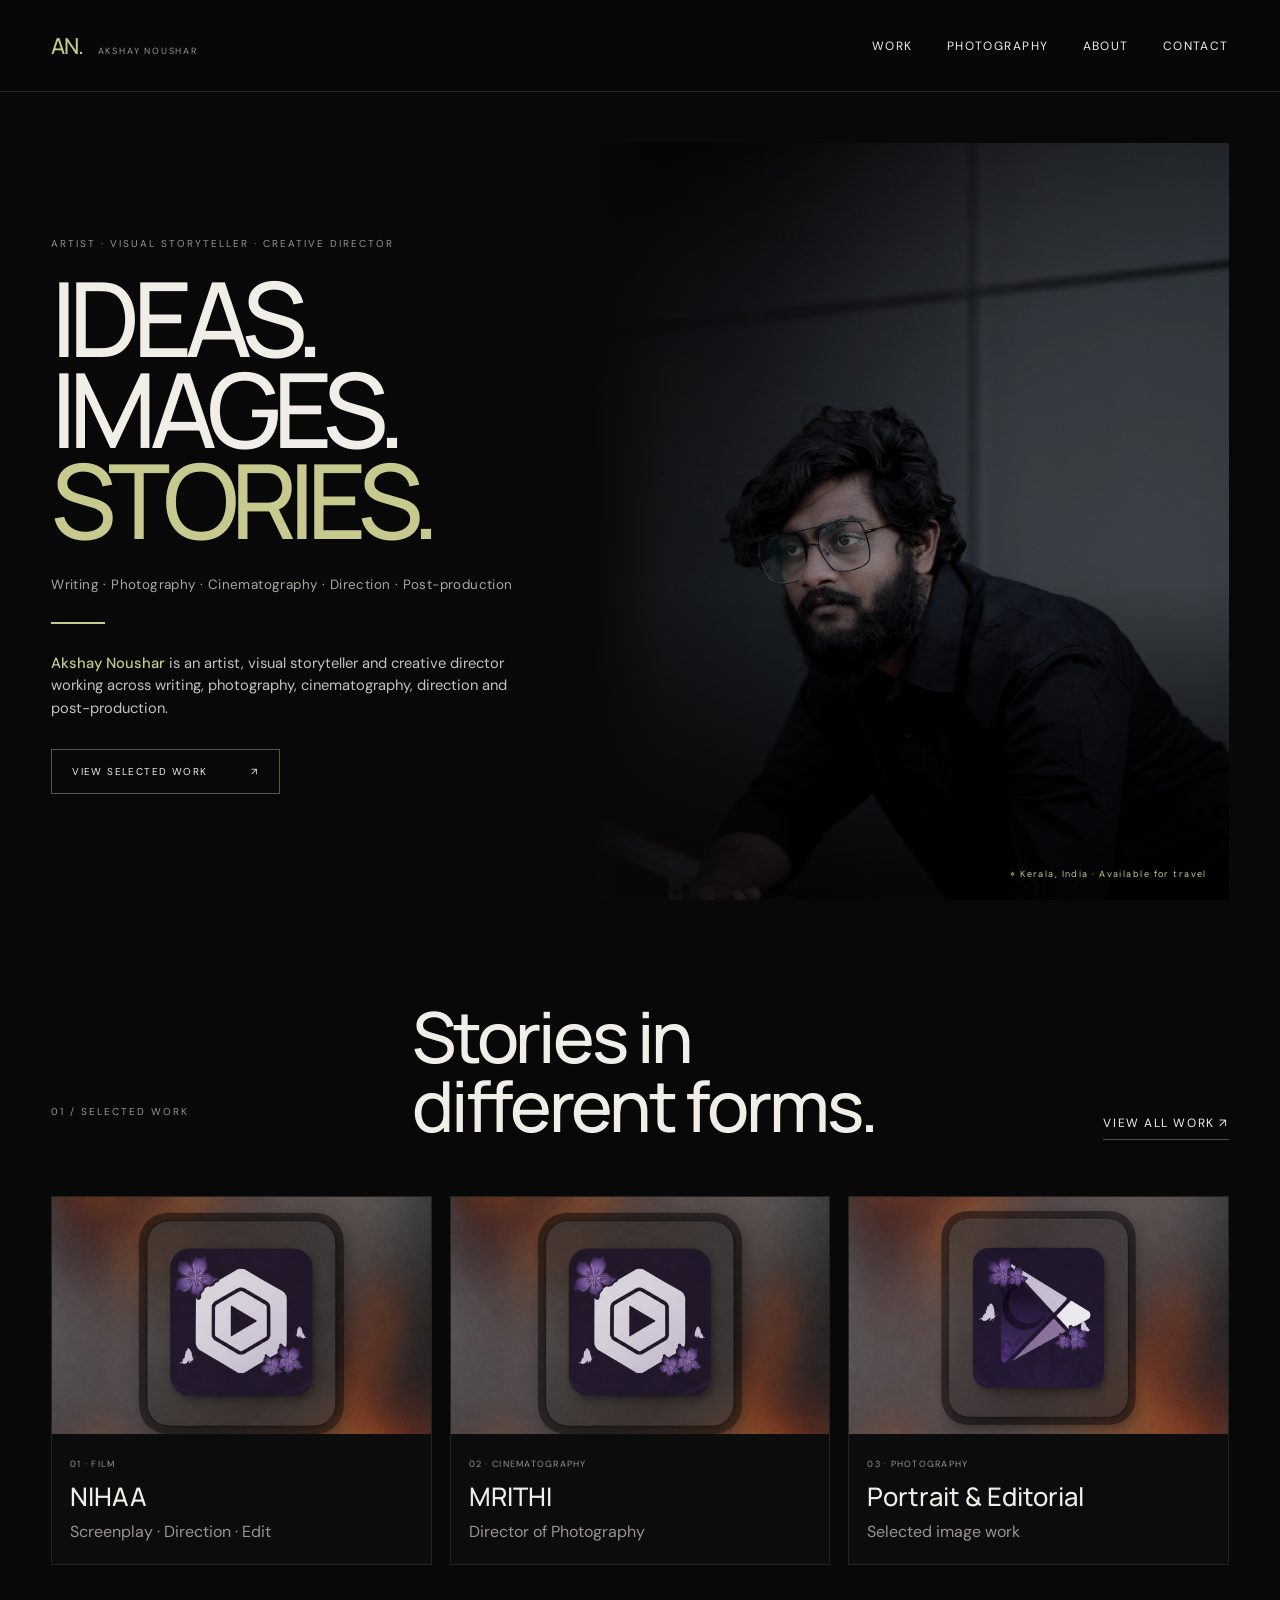
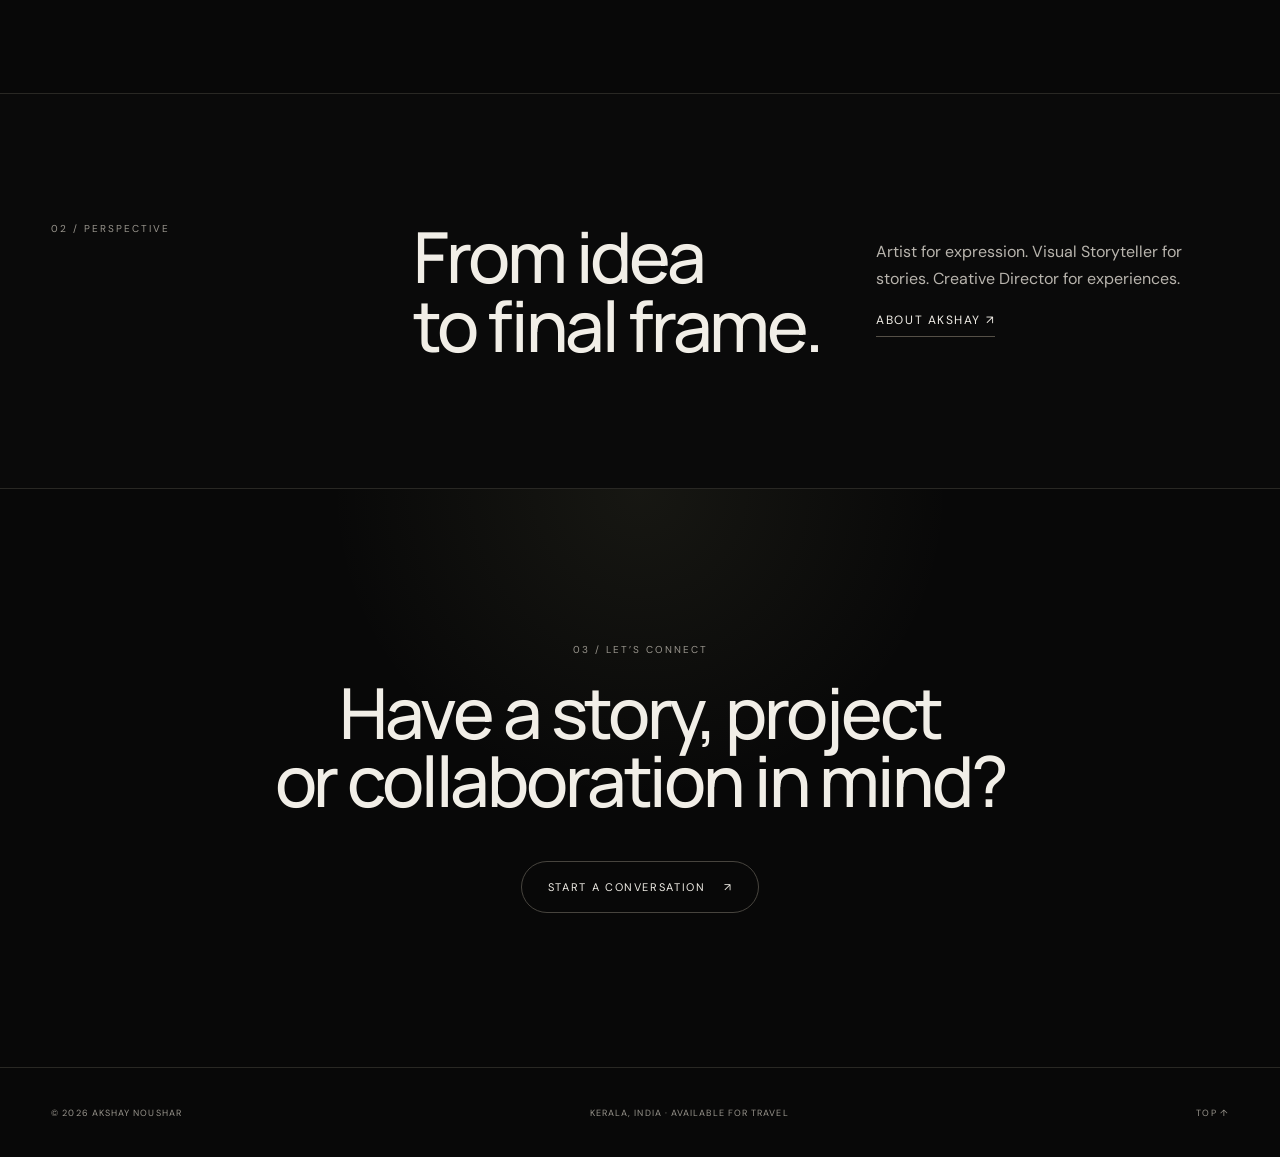
<file: index.html>
<!doctype html>
<html lang="en">
<head>
<meta charset="utf-8"><meta name="viewport" content="width=device-width,initial-scale=1"><meta name="theme-color" content="#080808">
<meta name="description" content="Akshay Noushar — Artist, Visual Storyteller and Creative Director. Selected film, cinematography, photography and creative work.">
<title>Akshay Noushar — Artist · Visual Storyteller · Creative Director</title>
<link rel="preconnect" href="https://fonts.googleapis.com"><link rel="preconnect" href="https://fonts.gstatic.com" crossorigin>
<link href="https://fonts.googleapis.com/css2?family=DM+Sans:wght@400;500;600&family=Manrope:wght@400;500;600&display=swap" rel="stylesheet">
<link rel="stylesheet" href="styles.css">
</head>
<body><div id="top"></div>
<header class="site-header"><a class="brand" href="index.html"><strong>AN.</strong><span>AKSHAY NOUSHAR</span></a><button class="menu-toggle" type="button" aria-label="Toggle navigation" aria-expanded="false">MENU</button><nav><a href="work/">Work</a><a href="photography/">Photography</a><a href="about/">About</a><a href="contact/">Contact</a></nav></header>
<main>
<section class="home-hero v2-hero">
<div class="hero-copy"><p class="kicker">Artist · Visual Storyteller · Creative Director</p><h1>IDEAS.<br>IMAGES.<br><span>STORIES.</span></h1><p class="hero-disciplines">Writing · Photography · Cinematography · Direction · Post-production</p><div class="hero-rule"></div><p class="hero-note"><strong>Akshay Noushar</strong> is an artist, visual storyteller and creative director working across writing, photography, cinematography, direction and post-production.</p><a class="outline-link" href="work/">View selected work <span>↗</span></a></div>
<figure class="hero-portrait"><img src="assets/akshay-hero.jpg" alt="Akshay Noushar portrait"><figcaption>⌖ Kerala, India · Available for travel</figcaption></figure>
</section>
<section class="selected compact-selected"><div class="section-intro"><p class="kicker">01 / Selected work</p><h2>Stories in<br>different forms.</h2><a class="text-link" href="work/">View all work ↗</a></div><div class="feature-grid three-up">
<a class="feature-card" href="https://youtu.be/g0v5l4ZB77M?si=HscOxM4LZ2izYEeh" target="_blank" rel="noopener"><img src="assets/previews/video-preview.jpg" alt="NIHAA film preview"><div><small>01 · FILM</small><h3>NIHAA</h3><p>Screenplay · Direction · Edit</p></div></a>
<a class="feature-card" href="https://youtu.be/LezGsm8gtJg?si=2vTfjHNnw-GvlhfK" target="_blank" rel="noopener"><img src="assets/previews/video-preview.jpg" alt="MRITHI cinematography preview"><div><small>02 · CINEMATOGRAPHY</small><h3>MRITHI</h3><p>Director of Photography</p></div></a>
<a class="feature-card" href="photography/"><img src="assets/previews/gallery-preview.jpg" alt="Portrait and editorial photography preview"><div><small>03 · PHOTOGRAPHY</small><h3>Portrait & Editorial</h3><p>Selected image work</p></div></a>
</div></section>
<section class="home-about"><p class="kicker">02 / Perspective</p><div><h2>From idea<br>to final frame.</h2><div><p>Artist for expression. Visual Storyteller for stories. Creative Director for experiences.</p><a class="text-link" href="about/">About Akshay ↗</a></div></div></section>
<section class="connect-band"><p class="kicker">03 / Let’s connect</p><h2>Have a story, project<br>or collaboration in mind?</h2><a class="connect-link" href="contact/">START A CONVERSATION <span>↗</span></a></section>
</main>
<footer class="site-footer"><span>© <span id="year"></span> Akshay Noushar</span><span>Kerala, India · Available for travel</span><a href="#top">TOP ↑</a></footer><script src="script.js"></script></body></html>
</file>
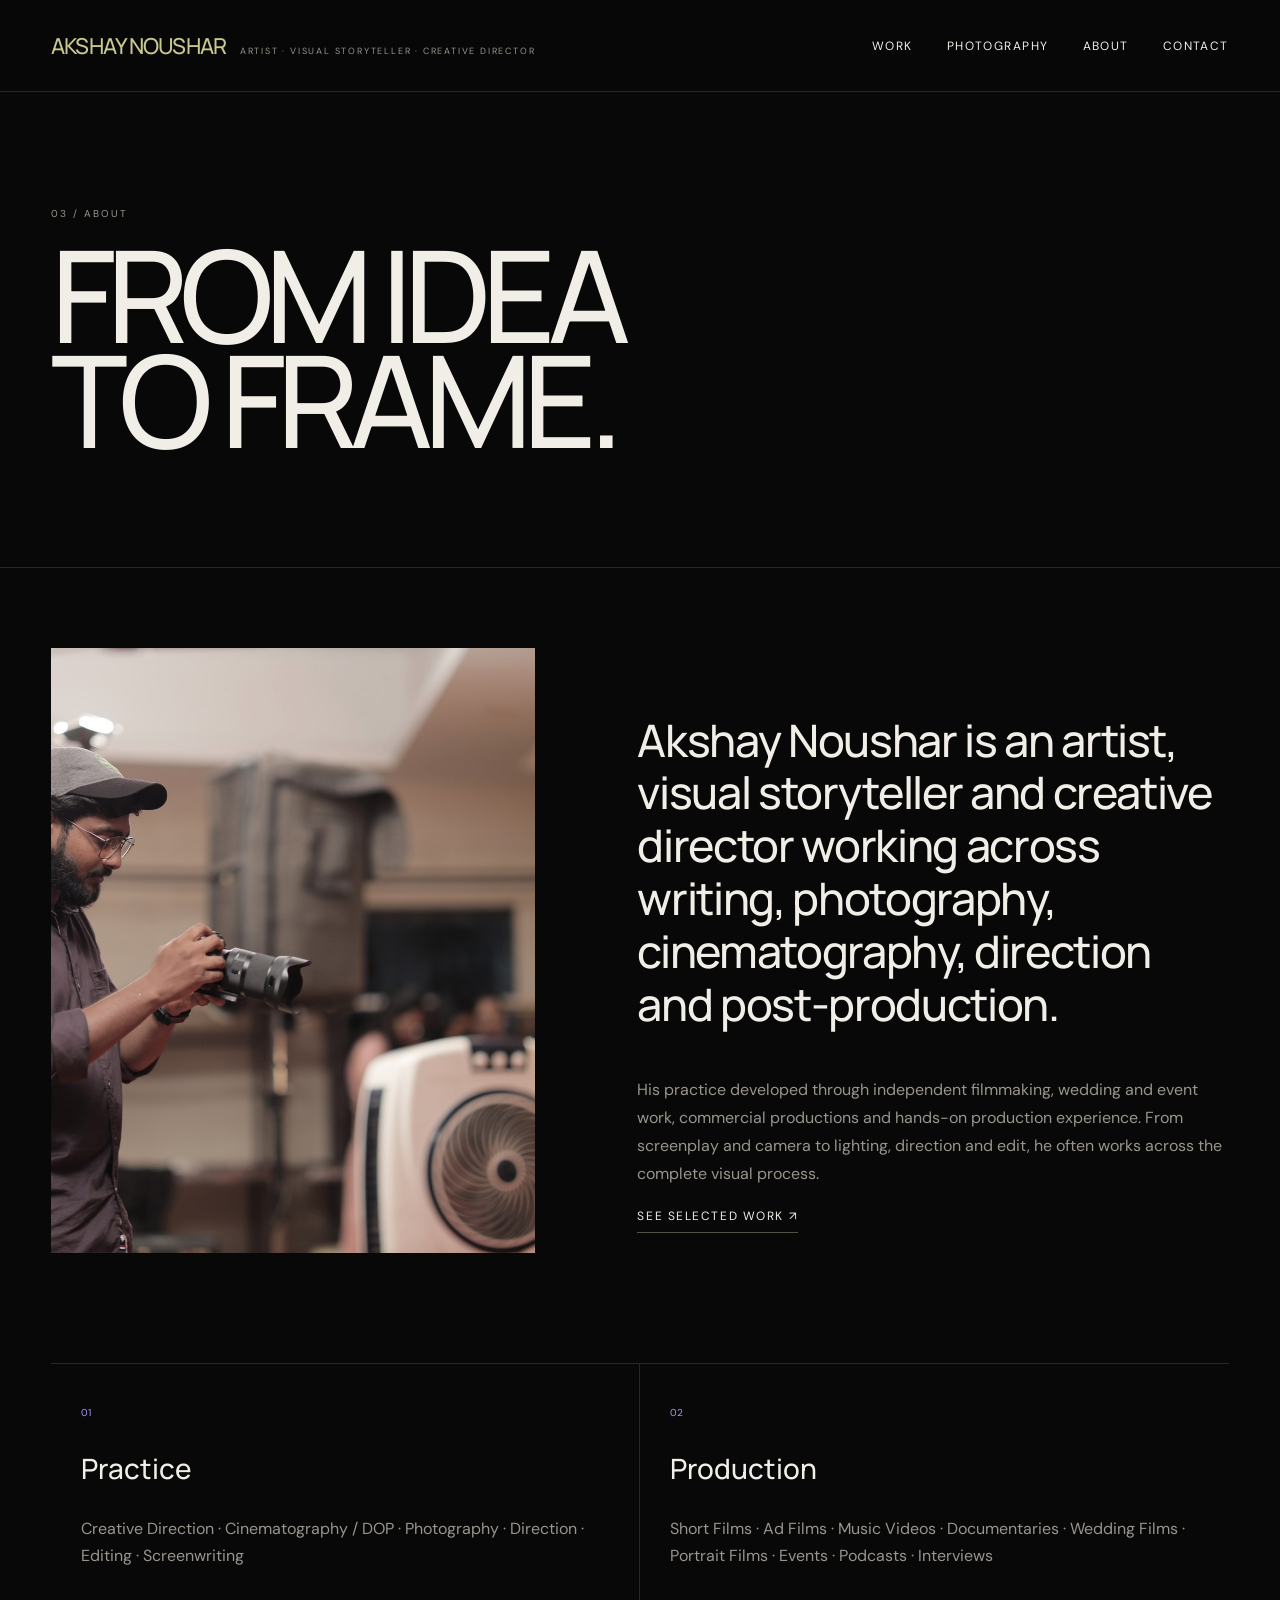
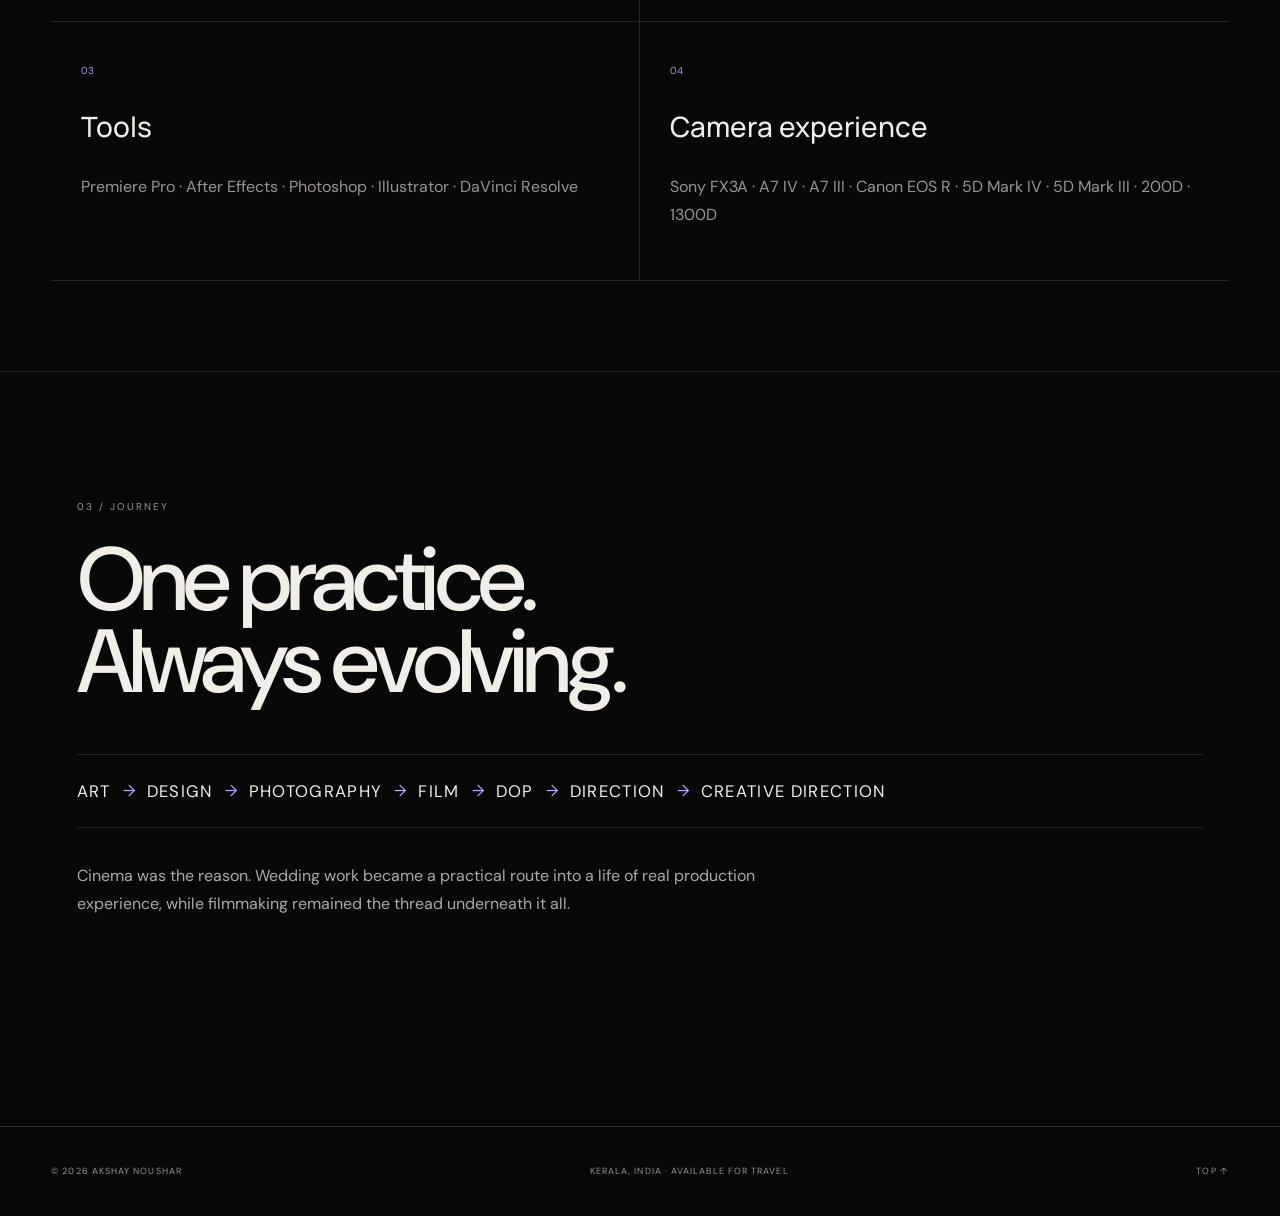
<file: about/index.html>
<!doctype html>
<html lang="en">
<head>
<meta charset="utf-8">
<meta name="viewport" content="width=device-width,initial-scale=1">
<meta name="theme-color" content="#080808">
<meta name="description" content="Akshay Noushar — Artist, Visual Storyteller and Creative Director. Selected film, cinematography, photography and creative work.">
<title>About — Akshay Noushar</title>
<link rel="preconnect" href="https://fonts.googleapis.com">
<link rel="preconnect" href="https://fonts.gstatic.com" crossorigin>
<link href="https://fonts.googleapis.com/css2?family=DM+Sans:wght@400;500;600&family=Manrope:wght@400;500;600&display=swap" rel="stylesheet">
<link rel="stylesheet" href="../styles.css">
</head><body><div id='top'></div><header class="site-header">
<a class="brand" href="../index.html"><strong>AKSHAY NOUSHAR</strong><span>ARTIST · VISUAL STORYTELLER · CREATIVE DIRECTOR</span></a>
<button class="menu-toggle" type="button" aria-label="Toggle navigation" aria-expanded="false">MENU</button>
<nav>
<a href="../work/">Work</a>
<a href="../photography/">Photography</a>
<a href="../about/">About</a>
<a href="../contact/">Contact</a>
</nav>
</header>
<main class="page-shell"><section class="page-hero"><p class="kicker">03 / About</p><h1>FROM IDEA<br>TO FRAME.</h1></section>
<section class="about-editorial"><figure><img src="../assets/akshay-working.jpg" alt="Akshay Noushar working with a camera"></figure><div><p class="lead">Akshay Noushar is an artist, visual storyteller and creative director working across writing, photography, cinematography, direction and post-production.</p><p>His practice developed through independent filmmaking, wedding and event work, commercial productions and hands-on production experience. From screenplay and camera to lighting, direction and edit, he often works across the complete visual process.</p><a class="text-link" href="../work/">See selected work ↗</a></div></section>
<section class="practice-grid"><div><span>01</span><h3>Practice</h3><p>Creative Direction · Cinematography / DOP · Photography · Direction · Editing · Screenwriting</p></div><div><span>02</span><h3>Production</h3><p>Short Films · Ad Films · Music Videos · Documentaries · Wedding Films · Portrait Films · Events · Podcasts · Interviews</p></div><div><span>03</span><h3>Tools</h3><p>Premiere Pro · After Effects · Photoshop · Illustrator · DaVinci Resolve</p></div><div><span>04</span><h3>Camera experience</h3><p>Sony FX3A · A7 IV · A7 III · Canon EOS R · 5D Mark IV · 5D Mark III · 200D · 1300D</p></div></section>

<section class="journey-final">
<p class="kicker">03 / Journey</p>
<h2>One practice.<br>Always evolving.</h2>
<div class="journey-track" aria-label="Creative progression">
<span>ART</span><b>→</b><span>DESIGN</span><b>→</b><span>PHOTOGRAPHY</span><b>→</b><span>FILM</span><b>→</b><span>DOP</span><b>→</b><span>DIRECTION</span><b>→</b><span>CREATIVE DIRECTION</span>
</div>
<p class="journey-origin">Cinema was the reason. Wedding work became a practical route into a life of real production experience, while filmmaking remained the thread underneath it all.</p>
</section>

</main><footer class="site-footer">
<span>© <span id="year"></span> Akshay Noushar</span>
<span>Kerala, India · Available for travel</span>
<a href="#top">TOP ↑</a>
</footer>
<script src="../script.js"></script>
</body></html>
</file>
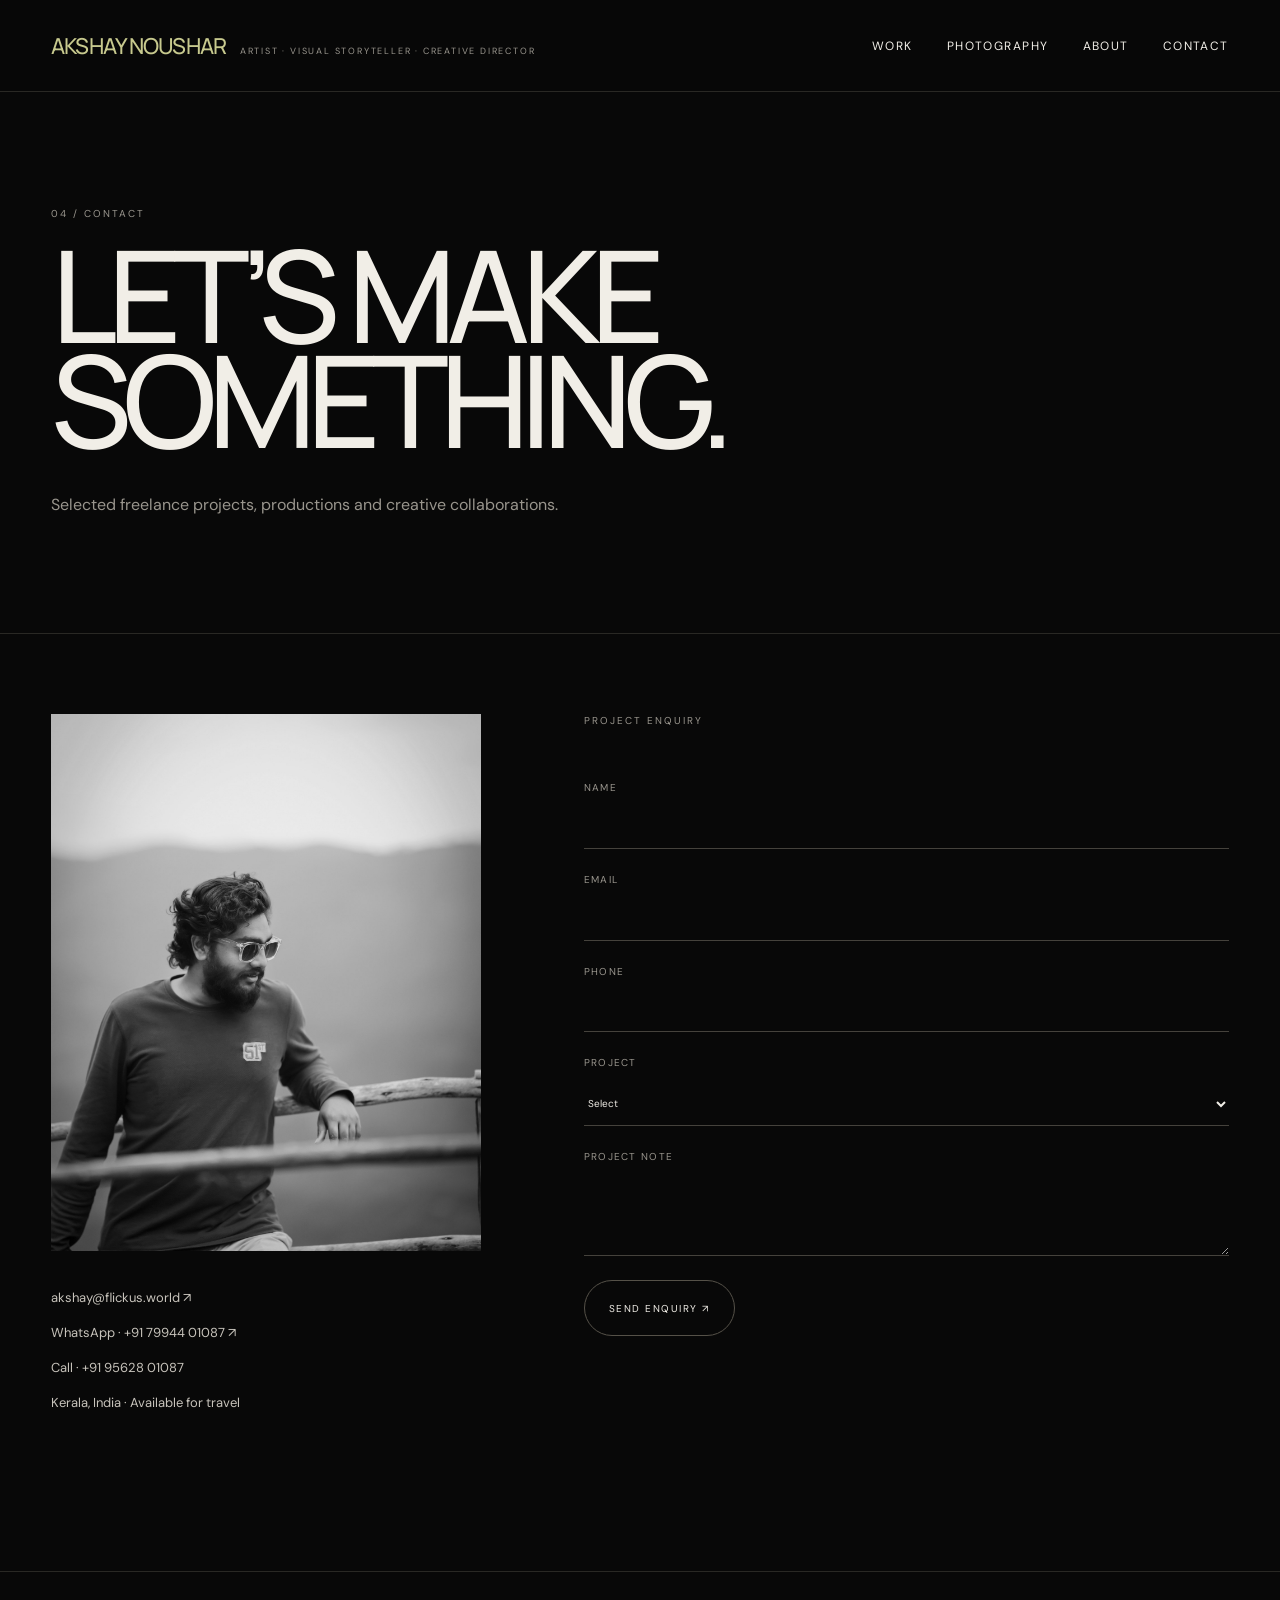
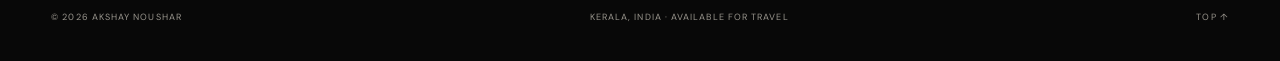
<file: contact/index.html>
<!doctype html>
<html lang="en">
<head>
<meta charset="utf-8">
<meta name="viewport" content="width=device-width,initial-scale=1">
<meta name="theme-color" content="#080808">
<meta name="description" content="Akshay Noushar — Artist, Visual Storyteller and Creative Director. Selected film, cinematography, photography and creative work.">
<title>Contact — Akshay Noushar</title>
<link rel="preconnect" href="https://fonts.googleapis.com">
<link rel="preconnect" href="https://fonts.gstatic.com" crossorigin>
<link href="https://fonts.googleapis.com/css2?family=DM+Sans:wght@400;500;600&family=Manrope:wght@400;500;600&display=swap" rel="stylesheet">
<link rel="stylesheet" href="../styles.css">
</head><body><div id='top'></div><header class="site-header">
<a class="brand" href="../index.html"><strong>AKSHAY NOUSHAR</strong><span>ARTIST · VISUAL STORYTELLER · CREATIVE DIRECTOR</span></a>
<button class="menu-toggle" type="button" aria-label="Toggle navigation" aria-expanded="false">MENU</button>
<nav>
<a href="../work/">Work</a>
<a href="../photography/">Photography</a>
<a href="../about/">About</a>
<a href="../contact/">Contact</a>
</nav>
</header>
<main class="page-shell"><section class="page-hero contact-hero"><p class="kicker">04 / Contact</p><h1>LET’S MAKE<br>SOMETHING.</h1><p>Selected freelance projects, productions and creative collaborations.</p></section>
<section class="contact-layout"><div class="contact-details"><img src="../assets/akshay-about.jpg" alt="Akshay Noushar"><a href="mailto:akshay@flickus.world">akshay@flickus.world ↗</a><a href="https://wa.me/917994401087" target="_blank" rel="noopener">WhatsApp · +91 79944 01087 ↗</a><a href="tel:+919562801087">Call · +91 95628 01087</a><span>Kerala, India · Available for travel</span></div>
<form id="enquiry-form" class="enquiry-form"><p class="kicker">Project enquiry</p><label>Name<input name="name" required></label><label>Email<input name="email" type="email" required></label><label>Phone<input name="phone" type="tel"></label><label>Project<select name="project_type" required><option value="" disabled selected>Select</option><option>Photography</option><option>Cinematography</option><option>Direction</option><option>Editing / Post-production</option><option>Creative Direction</option><option>Other</option></select></label><label>Project note<textarea name="message" rows="4" required></textarea></label><button type="submit">SEND ENQUIRY ↗</button><p id="form-status" class="form-status" aria-live="polite"></p></form></section>
</main><footer class="site-footer">
<span>© <span id="year"></span> Akshay Noushar</span>
<span>Kerala, India · Available for travel</span>
<a href="#top">TOP ↑</a>
</footer>
<script src="../script.js"></script>
</body></html>
</file>
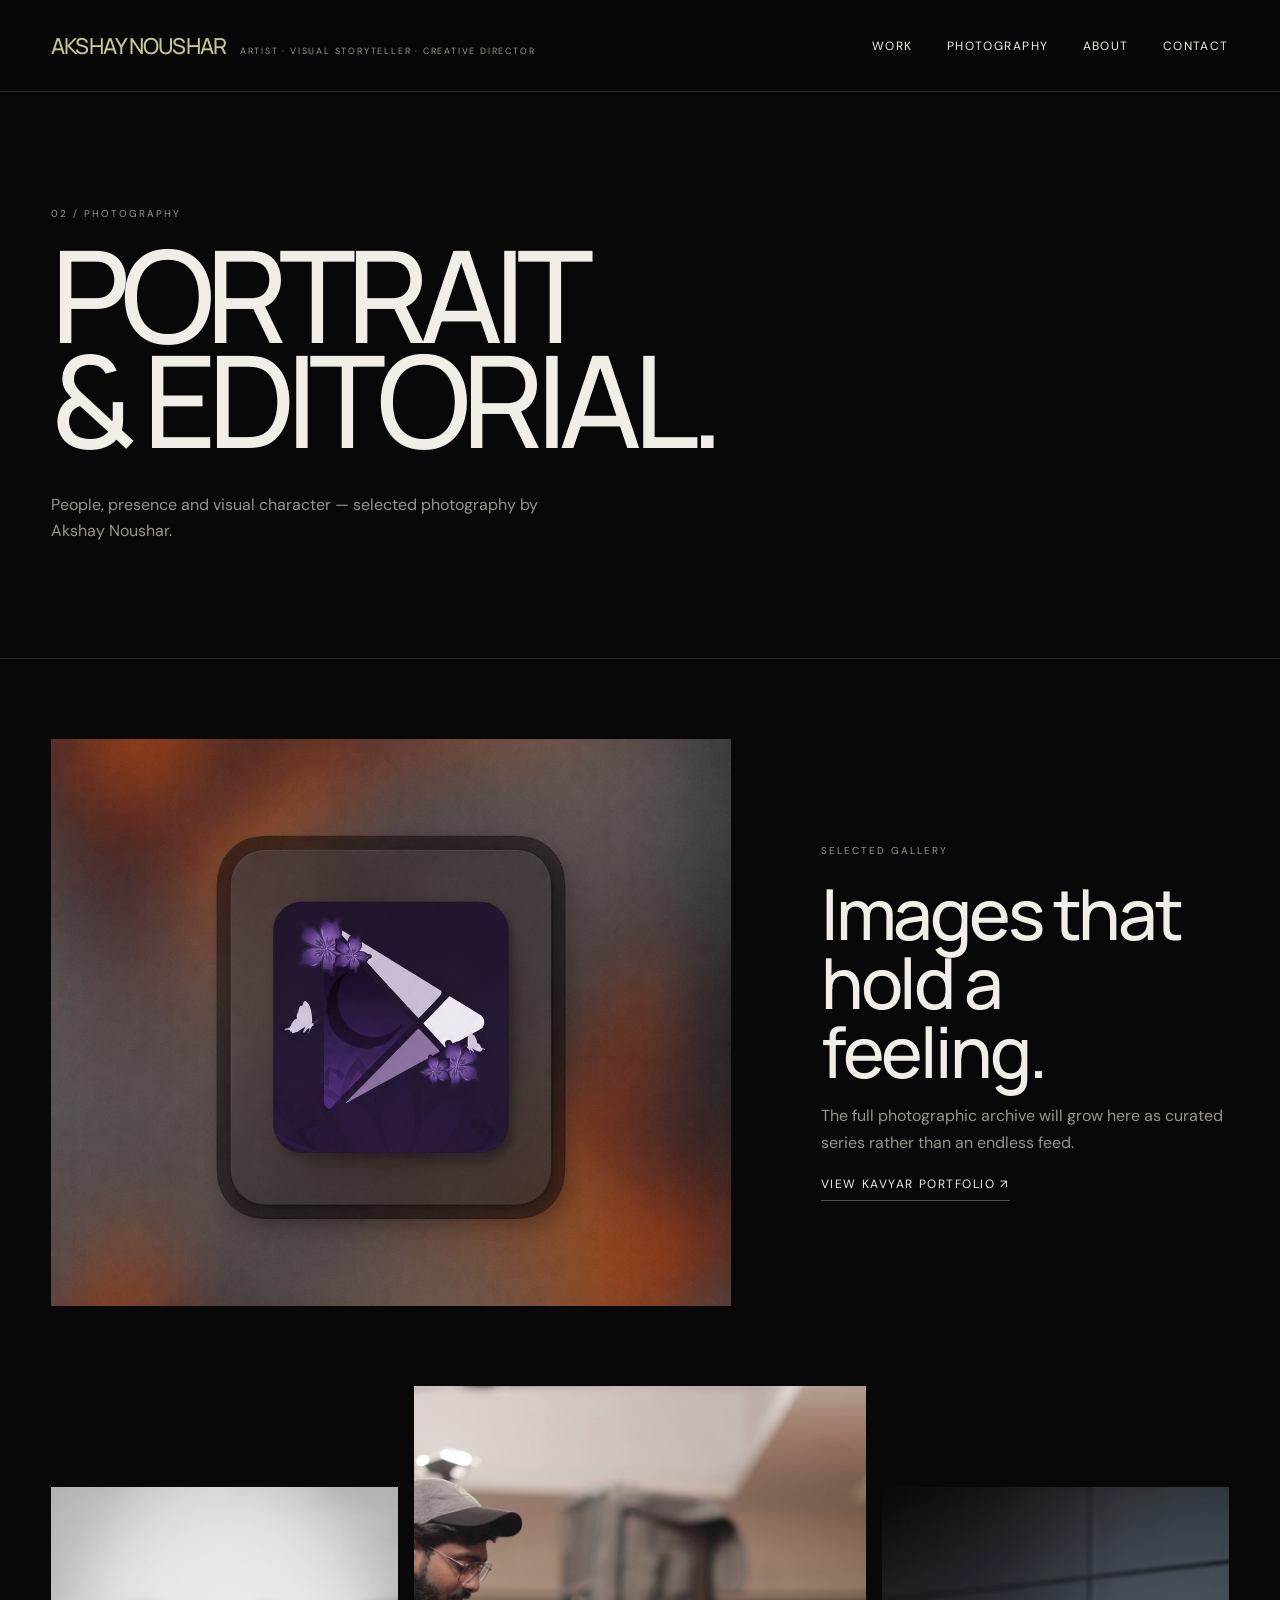
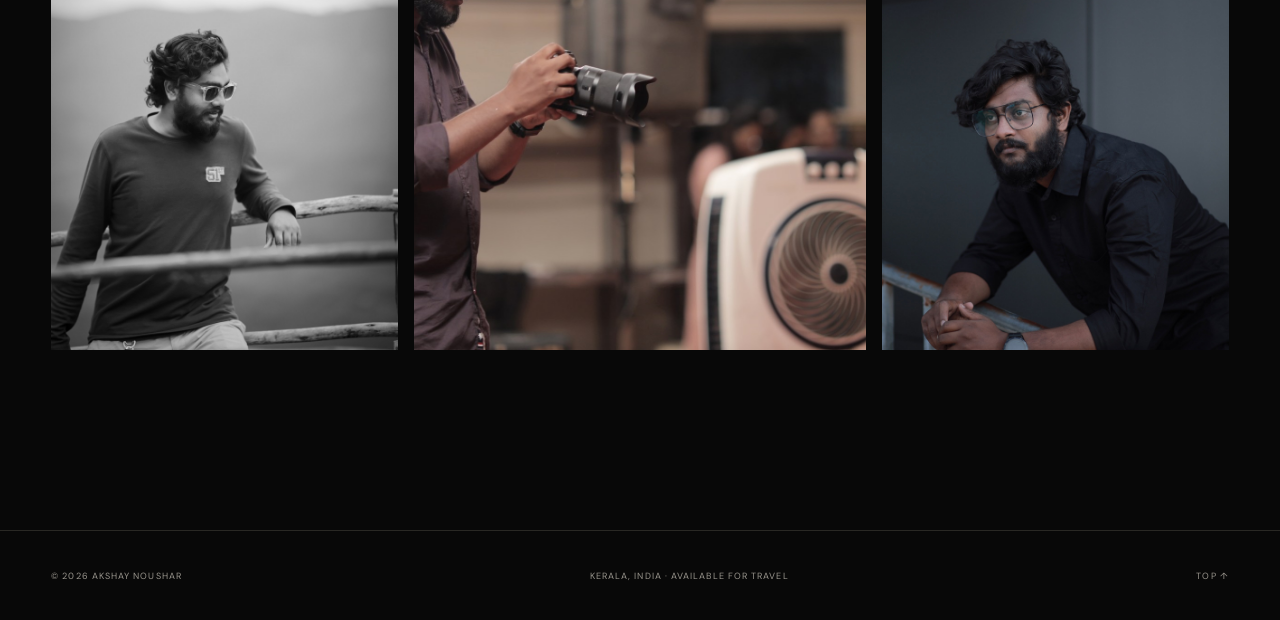
<file: photography/index.html>
<!doctype html>
<html lang="en">
<head>
<meta charset="utf-8">
<meta name="viewport" content="width=device-width,initial-scale=1">
<meta name="theme-color" content="#080808">
<meta name="description" content="Akshay Noushar — Artist, Visual Storyteller and Creative Director. Selected film, cinematography, photography and creative work.">
<title>Photography — Akshay Noushar</title>
<link rel="preconnect" href="https://fonts.googleapis.com">
<link rel="preconnect" href="https://fonts.gstatic.com" crossorigin>
<link href="https://fonts.googleapis.com/css2?family=DM+Sans:wght@400;500;600&family=Manrope:wght@400;500;600&display=swap" rel="stylesheet">
<link rel="stylesheet" href="../styles.css">
</head><body><div id='top'></div><header class="site-header">
<a class="brand" href="../index.html"><strong>AKSHAY NOUSHAR</strong><span>ARTIST · VISUAL STORYTELLER · CREATIVE DIRECTOR</span></a>
<button class="menu-toggle" type="button" aria-label="Toggle navigation" aria-expanded="false">MENU</button>
<nav>
<a href="../work/">Work</a>
<a href="../photography/">Photography</a>
<a href="../about/">About</a>
<a href="../contact/">Contact</a>
</nav>
</header>
<main class="page-shell"><section class="page-hero photo-hero"><p class="kicker">02 / Photography</p><h1>PORTRAIT<br>& EDITORIAL.</h1><p>People, presence and visual character — selected photography by Akshay Noushar.</p></section>
<section class="photo-lead"><img src="../assets/previews/gallery-preview.jpg" alt="Photography gallery preview"><div><p class="kicker">Selected gallery</p><h2>Images that<br>hold a feeling.</h2><p>The full photographic archive will grow here as curated series rather than an endless feed.</p><a class="text-link" href="https://kavyar.com/t69mpfy2e90n" target="_blank" rel="noopener">View Kavyar portfolio ↗</a></div></section>
<section class="photo-triptych"><img src="../assets/akshay-about.jpg" alt="Portrait study"><img src="../assets/akshay-working.jpg" alt="Behind the scenes"><img src="../assets/akshay-hero.jpg" alt="Portrait study"></section>
</main><footer class="site-footer">
<span>© <span id="year"></span> Akshay Noushar</span>
<span>Kerala, India · Available for travel</span>
<a href="#top">TOP ↑</a>
</footer>
<script src="../script.js"></script>
</body></html>
</file>
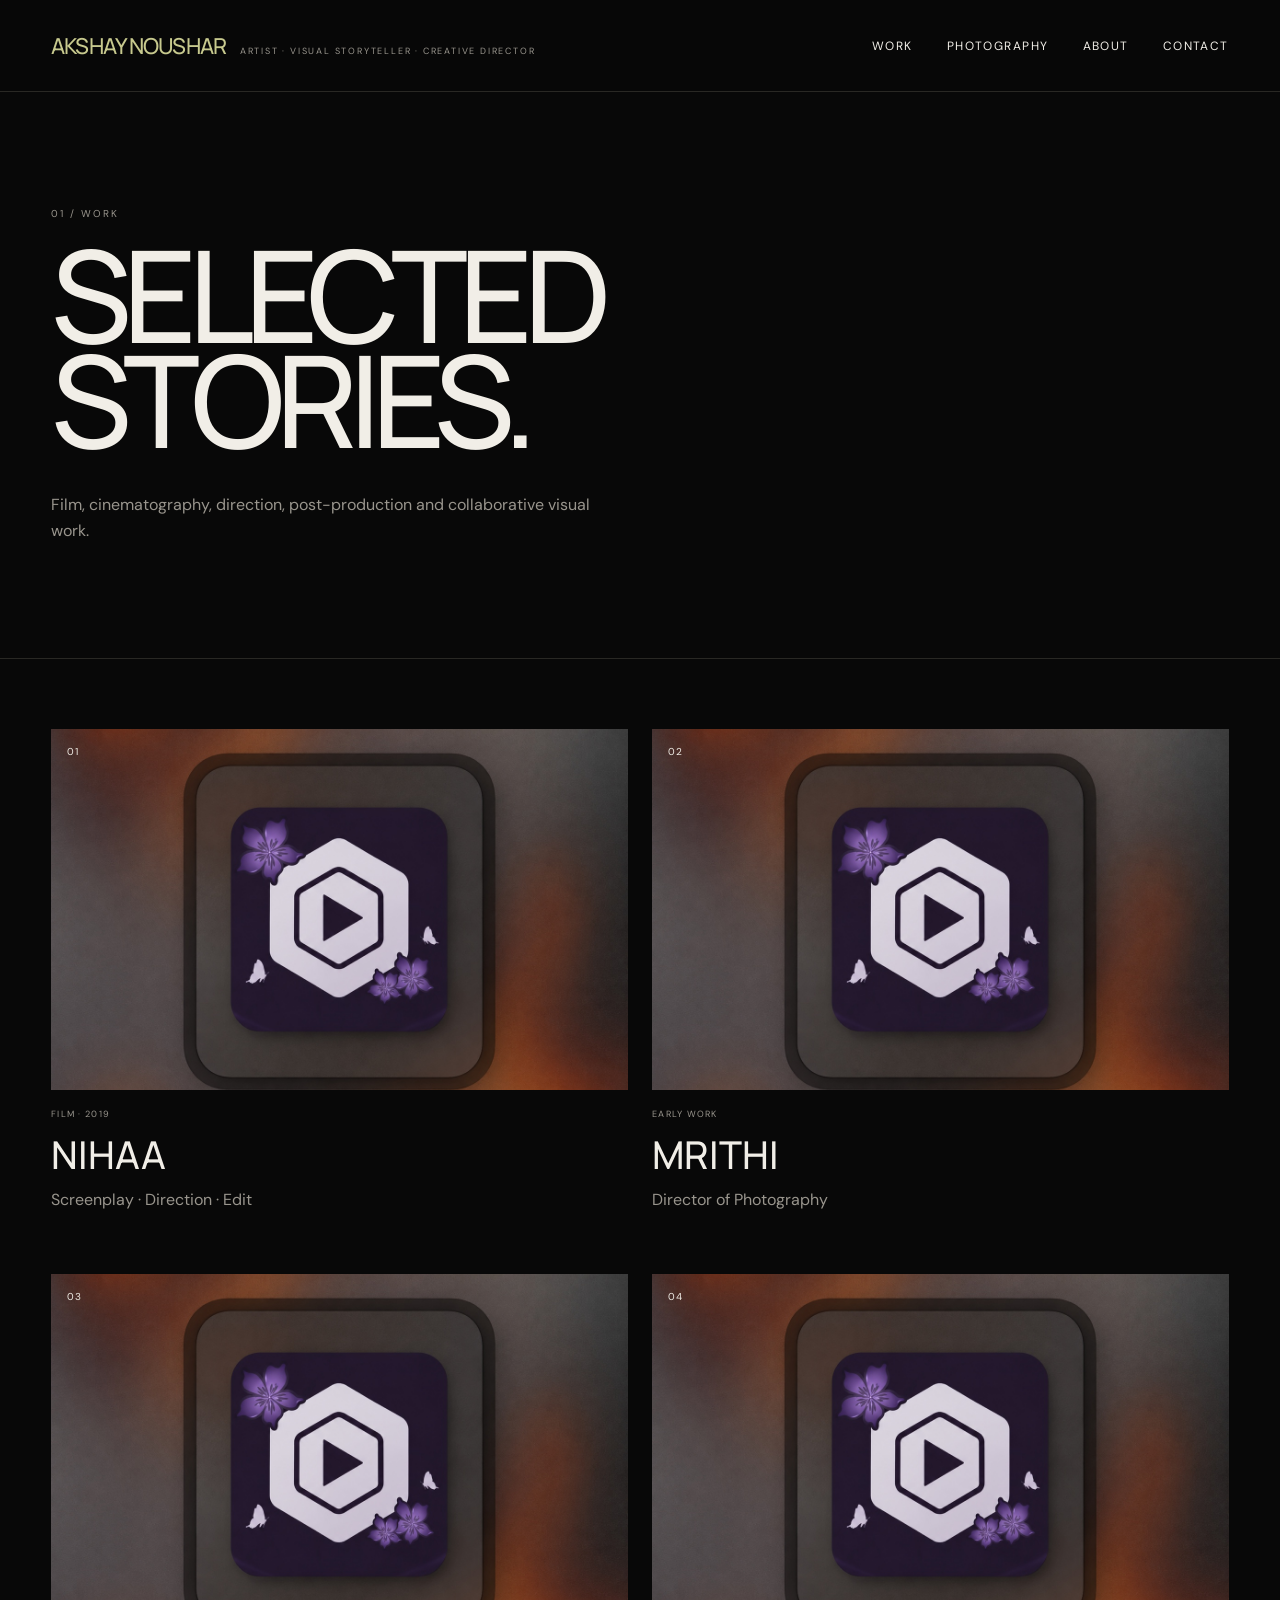
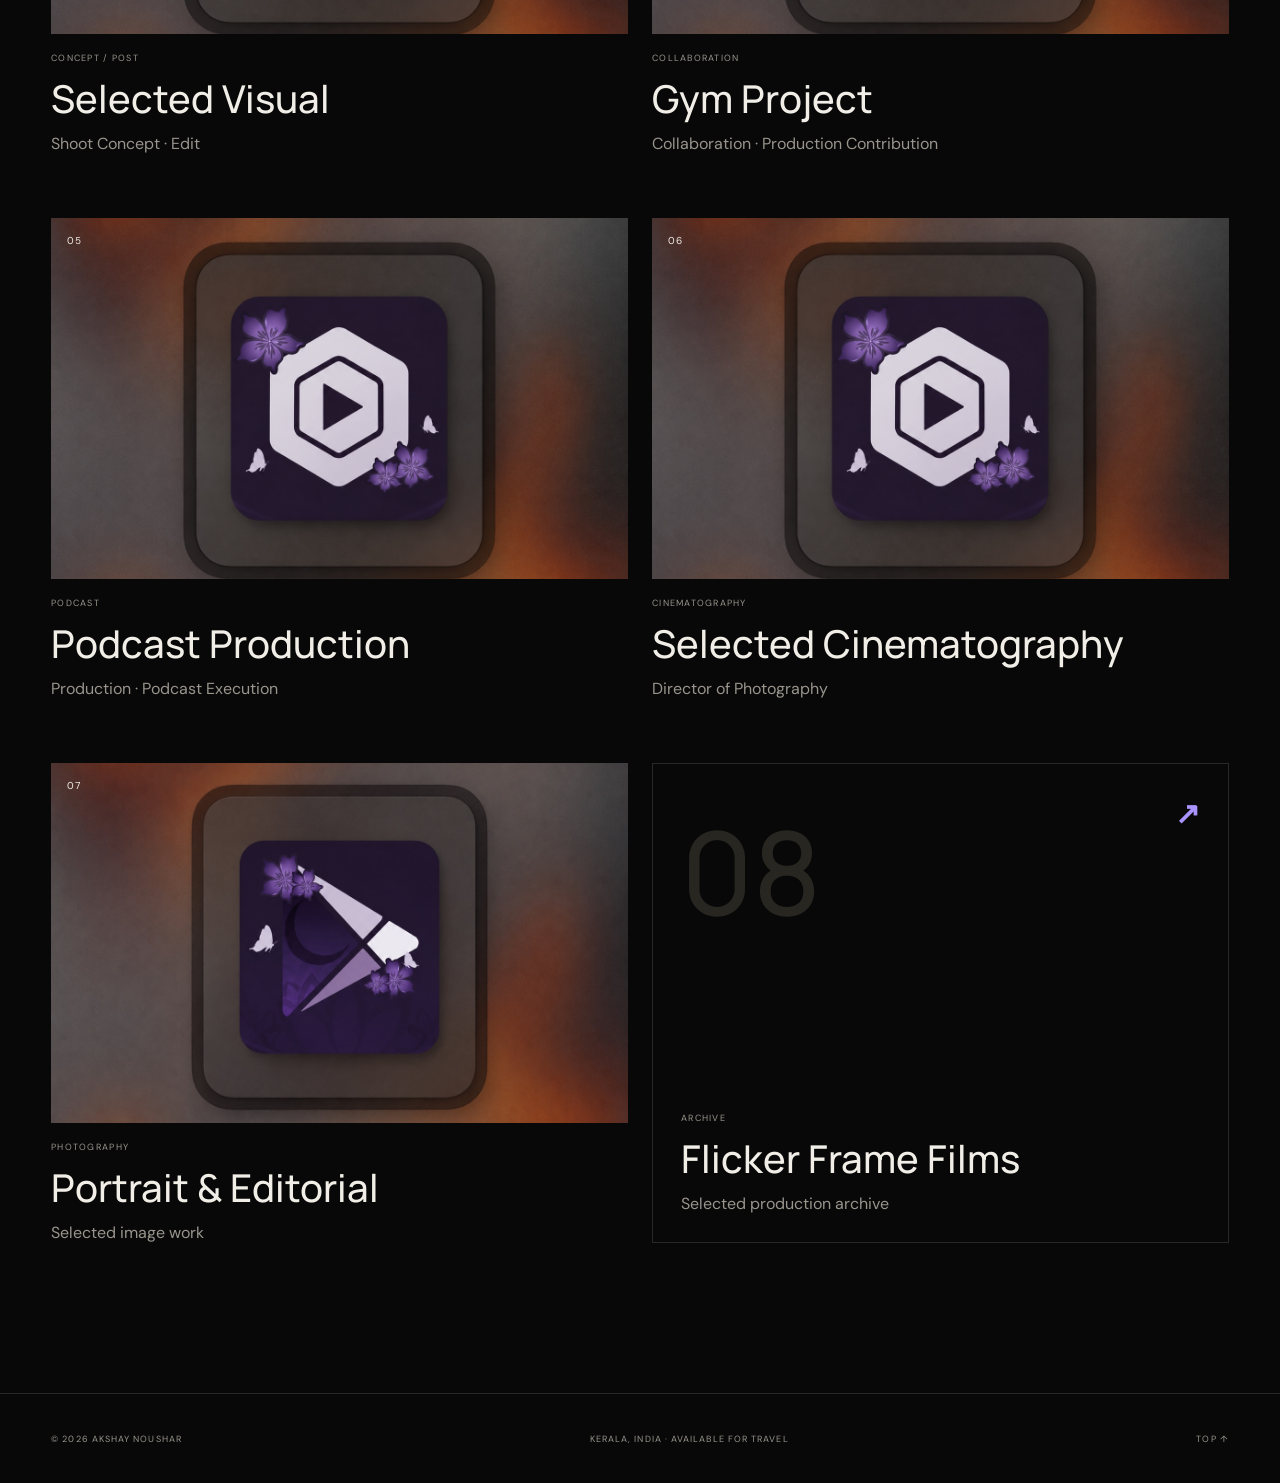
<file: work/index.html>
<!doctype html>
<html lang="en">
<head>
<meta charset="utf-8">
<meta name="viewport" content="width=device-width,initial-scale=1">
<meta name="theme-color" content="#080808">
<meta name="description" content="Akshay Noushar — Artist, Visual Storyteller and Creative Director. Selected film, cinematography, photography and creative work.">
<title>Work — Akshay Noushar</title>
<link rel="preconnect" href="https://fonts.googleapis.com">
<link rel="preconnect" href="https://fonts.gstatic.com" crossorigin>
<link href="https://fonts.googleapis.com/css2?family=DM+Sans:wght@400;500;600&family=Manrope:wght@400;500;600&display=swap" rel="stylesheet">
<link rel="stylesheet" href="../styles.css">
</head><body><div id='top'></div><header class="site-header">
<a class="brand" href="../index.html"><strong>AKSHAY NOUSHAR</strong><span>ARTIST · VISUAL STORYTELLER · CREATIVE DIRECTOR</span></a>
<button class="menu-toggle" type="button" aria-label="Toggle navigation" aria-expanded="false">MENU</button>
<nav>
<a href="../work/">Work</a>
<a href="../photography/">Photography</a>
<a href="../about/">About</a>
<a href="../contact/">Contact</a>
</nav>
</header>
<main class="page-shell"><section class="page-hero"><p class="kicker">01 / Work</p><h1>SELECTED<br>STORIES.</h1><p>Film, cinematography, direction, post-production and collaborative visual work.</p></section>
<section class="project-grid"><a class="project-card" href="https://youtu.be/g0v5l4ZB77M?si=HscOxM4LZ2izYEeh" target="_blank" rel="noopener"><div class="project-image"><img src="../assets/previews/video-preview.jpg" alt="NIHAA preview"><span>01</span></div><small>Film · 2019</small><h2>NIHAA</h2><p>Screenplay · Direction · Edit</p></a>
<a class="project-card" href="https://youtu.be/LezGsm8gtJg?si=2vTfjHNnw-GvlhfK" target="_blank" rel="noopener"><div class="project-image"><img src="../assets/previews/video-preview.jpg" alt="MRITHI preview"><span>02</span></div><small>Early work</small><h2>MRITHI</h2><p>Director of Photography</p></a>
<a class="project-card" href="https://youtu.be/LINzHMtp7-U?si=jZ2MEyBoLm7suoaO" target="_blank" rel="noopener"><div class="project-image"><img src="../assets/previews/video-preview.jpg" alt="Selected Visual preview"><span>03</span></div><small>Concept / Post</small><h2>Selected Visual</h2><p>Shoot Concept · Edit</p></a>
<a class="project-card" href="https://youtu.be/7NHYFHcjkng?si=zyYX8doVKWK6XlRh" target="_blank" rel="noopener"><div class="project-image"><img src="../assets/previews/video-preview.jpg" alt="Gym Project preview"><span>04</span></div><small>Collaboration</small><h2>Gym Project</h2><p>Collaboration · Production Contribution</p></a>
<a class="project-card" href="https://youtu.be/h9VwuTXTo1c?si=K-30pRHix6nvOApI" target="_blank" rel="noopener"><div class="project-image"><img src="../assets/previews/video-preview.jpg" alt="Podcast Production preview"><span>05</span></div><small>Podcast</small><h2>Podcast Production</h2><p>Production · Podcast Execution</p></a>
<a class="project-card" href="https://youtu.be/4HeXSKbcxkw?si=KJ66ke9r1fx-a3RX" target="_blank" rel="noopener"><div class="project-image"><img src="../assets/previews/video-preview.jpg" alt="Selected Cinematography preview"><span>06</span></div><small>Cinematography</small><h2>Selected Cinematography</h2><p>Director of Photography</p></a>
<a class="project-card" href="../photography/"><div class="project-image"><img src="../assets/previews/gallery-preview.jpg" alt="Photography preview"><span>07</span></div><small>Photography</small><h2>Portrait & Editorial</h2><p>Selected image work</p></a>
<a class="project-card archive-card" href="https://youtube.com/@flickerframefilms?si=Lrnjm6PHdByJKTtD" target="_blank" rel="noopener"><div class="archive-mark">08 <b>↗</b></div><small>Archive</small><h2>Flicker Frame Films</h2><p>Selected production archive</p></a>
</section></main><footer class="site-footer">
<span>© <span id="year"></span> Akshay Noushar</span>
<span>Kerala, India · Available for travel</span>
<a href="#top">TOP ↑</a>
</footer>
<script src="../script.js"></script>
</body></html>
</file>
<file: styles.css>
:root{--bg:#080808;--panel:#101010;--ink:#f1eee7;--muted:#99958d;--line:#292824;--accent:#a994ff;--pad:clamp(22px,4vw,64px)}
*{box-sizing:border-box}html{scroll-behavior:smooth}body{margin:0;background:var(--bg);color:var(--ink);font-family:"DM Sans",sans-serif}a{color:inherit;text-decoration:none}img{display:block;width:100%;object-fit:cover}button,input,select,textarea{font:inherit}
.site-header{height:92px;padding:0 var(--pad);display:flex;align-items:center;justify-content:space-between;border-bottom:1px solid var(--line);position:relative;z-index:10;background:rgba(8,8,8,.92);backdrop-filter:blur(16px)}.brand{display:grid;gap:2px}.brand strong{font-size:13px;letter-spacing:.13em}.brand span{font-size:9px;letter-spacing:.23em;color:var(--muted)}nav{display:flex;gap:34px;font-size:12px;text-transform:uppercase;letter-spacing:.12em}nav a:hover,.text-link:hover,.connect-link:hover{color:var(--accent)}.menu-toggle{display:none;background:none;border:0;color:var(--ink);font-size:11px;letter-spacing:.15em}
.kicker{font-size:10px;letter-spacing:.2em;text-transform:uppercase;color:var(--muted);margin:0 0 22px}.home-hero{min-height:calc(100vh - 92px);padding:clamp(42px,7vw,100px) var(--pad);display:grid;grid-template-columns:1.08fr .92fr;gap:7vw;align-items:center}.hero-copy h1,.page-hero h1{font-family:Manrope,sans-serif;font-size:clamp(60px,10vw,154px);line-height:.82;letter-spacing:-.07em;margin:0;font-weight:500}.hero-copy h1 span{color:var(--accent)}.hero-note{max-width:430px;color:#c4c0b8;font-size:clamp(16px,1.6vw,23px);line-height:1.5;margin:34px 0}.text-link{display:inline-flex;gap:12px;font-size:12px;letter-spacing:.13em;text-transform:uppercase;border-bottom:1px solid #555047;padding-bottom:8px}.hero-portrait{margin:0;align-self:stretch;min-height:520px;position:relative;overflow:hidden}.hero-portrait img{height:100%;filter:saturate(.8) contrast(1.03)}.hero-portrait:after{content:"";position:absolute;inset:0;background:linear-gradient(180deg,transparent 60%,rgba(0,0,0,.55))}.hero-portrait figcaption{position:absolute;bottom:20px;left:20px;z-index:2;font-size:9px;letter-spacing:.16em}
.discipline-strip{padding:24px var(--pad);border-block:1px solid var(--line);display:flex;justify-content:space-between;align-items:center;font-family:Manrope;font-size:clamp(17px,2.5vw,34px);letter-spacing:.05em}.discipline-strip i{font-style:normal;color:var(--accent);font-size:12px}
.selected{padding:clamp(80px,10vw,150px) var(--pad)}.section-intro{display:grid;grid-template-columns:1fr 1.4fr auto;align-items:end;gap:30px;margin-bottom:56px}.section-intro h2,.home-about h2,.connect-band h2,.photo-lead h2{font:500 clamp(38px,5.5vw,82px)/.98 Manrope;margin:0;letter-spacing:-.045em}.feature-grid{display:grid;grid-template-columns:1fr 1fr;gap:44px 24px}.feature-card{display:block}.feature-card img{aspect-ratio:16/10;transition:transform .55s ease;filter:saturate(.88)}.feature-card:hover img{transform:scale(1.015)}.feature-card>div{padding-top:18px}.feature-card small,.project-card small{color:var(--muted);text-transform:uppercase;letter-spacing:.14em;font-size:9px}.feature-card h3{font:500 clamp(25px,3vw,42px) Manrope;margin:7px 0}.feature-card p,.project-card p{margin:0;color:var(--muted)}.feature-wide{grid-column:1/-1}.feature-wide img{aspect-ratio:2/1}
.home-about{border-top:1px solid var(--line);padding:clamp(80px,10vw,150px) var(--pad);display:grid;grid-template-columns:.7fr 2fr;gap:6vw}.home-about>div{display:grid;grid-template-columns:1.2fr 1fr;gap:40px}.home-about p:not(.kicker){color:#b8b4ad;line-height:1.7;max-width:560px}.connect-band{padding:clamp(90px,12vw,180px) var(--pad);border-top:1px solid var(--line);text-align:center}.connect-band h2{margin-bottom:46px}.connect-link{display:inline-flex;gap:18px;border:1px solid #47443e;border-radius:999px;padding:18px 26px;font-size:11px;letter-spacing:.15em}
.page-shell{padding-bottom:80px}.page-hero{padding:clamp(70px,9vw,140px) var(--pad) clamp(70px,9vw,120px);border-bottom:1px solid var(--line)}.page-hero p:last-child{max-width:540px;color:var(--muted);line-height:1.6;margin:40px 0 0}.project-grid{padding:70px var(--pad);display:grid;grid-template-columns:repeat(2,1fr);gap:64px 24px}.project-image{position:relative;overflow:hidden}.project-image img{aspect-ratio:16/10;transition:transform .45s}.project-card:hover .project-image img{transform:scale(1.018)}.project-image span{position:absolute;top:16px;left:16px;font-size:10px;letter-spacing:.12em}.project-card h2{font:500 clamp(26px,3vw,45px) Manrope;margin:8px 0}.project-card small{display:block;margin-top:18px}.archive-card{min-height:420px;border:1px solid var(--line);padding:28px;display:flex;flex-direction:column;justify-content:flex-end}.archive-mark{font:500 clamp(70px,9vw,140px) Manrope;color:#272621;margin-bottom:auto;display:flex;justify-content:space-between}.archive-mark b{font-size:30px;color:var(--accent)}
.photo-lead{padding:80px var(--pad);display:grid;grid-template-columns:1.25fr .75fr;gap:7vw;align-items:center}.photo-lead img{aspect-ratio:1.2/1}.photo-lead p:not(.kicker){color:var(--muted);line-height:1.7}.photo-triptych{padding:0 var(--pad) 100px;display:grid;grid-template-columns:1fr 1.3fr 1fr;gap:16px;align-items:end}.photo-triptych img{aspect-ratio:3/4}.photo-triptych img:nth-child(2){aspect-ratio:4/5}
.about-editorial{padding:80px var(--pad);display:grid;grid-template-columns:.9fr 1.1fr;gap:8vw;align-items:center}.about-editorial figure{margin:0}.about-editorial img{aspect-ratio:4/5}.about-editorial .lead{font:500 clamp(25px,3.5vw,50px)/1.18 Manrope;letter-spacing:-.03em}.about-editorial p:not(.lead){color:var(--muted);line-height:1.75}.practice-grid{border-top:1px solid var(--line);margin:30px var(--pad) 90px;display:grid;grid-template-columns:repeat(2,1fr)}.practice-grid>div{padding:36px 30px;border-bottom:1px solid var(--line)}.practice-grid>div:nth-child(odd){border-right:1px solid var(--line)}.practice-grid span{color:var(--accent);font-size:10px}.practice-grid h3{font:500 28px Manrope}.practice-grid p{color:var(--muted);line-height:1.7}
.contact-layout{padding:80px var(--pad);display:grid;grid-template-columns:.8fr 1.2fr;gap:8vw}.contact-details{display:flex;flex-direction:column;gap:18px}.contact-details img{aspect-ratio:4/5;margin-bottom:20px}.contact-details a,.contact-details span{font-size:13px;color:#c7c3bb}.enquiry-form{display:grid;gap:24px}.enquiry-form label{display:grid;gap:8px;font-size:10px;text-transform:uppercase;letter-spacing:.13em;color:var(--muted)}.enquiry-form input,.enquiry-form select,.enquiry-form textarea{width:100%;background:transparent;color:var(--ink);border:0;border-bottom:1px solid #45423c;padding:12px 0;outline:none}.enquiry-form textarea{resize:vertical}.enquiry-form button{justify-self:start;border:1px solid #555148;background:transparent;color:var(--ink);border-radius:999px;padding:16px 24px;font-size:10px;letter-spacing:.15em;cursor:pointer}.form-status{font-size:12px;color:var(--muted)}
.site-footer{border-top:1px solid var(--line);min-height:90px;padding:0 var(--pad);display:flex;align-items:center;justify-content:space-between;color:var(--muted);font-size:9px;letter-spacing:.12em;text-transform:uppercase}
@media(max-width:800px){.site-header{height:76px}.menu-toggle{display:block}nav{display:none;position:absolute;top:76px;left:0;right:0;background:#0b0b0b;padding:28px var(--pad);border-bottom:1px solid var(--line);flex-direction:column;gap:22px}body.menu-open nav{display:flex}.home-hero{grid-template-columns:1fr;min-height:auto}.hero-portrait{min-height:470px}.discipline-strip{gap:10px}.section-intro{grid-template-columns:1fr}.feature-grid,.project-grid{grid-template-columns:1fr}.feature-wide{grid-column:auto}.home-about,.home-about>div,.photo-lead,.about-editorial,.contact-layout{grid-template-columns:1fr}.photo-triptych{grid-template-columns:1fr 1fr}.photo-triptych img:last-child{display:none}.practice-grid{grid-template-columns:1fr}.practice-grid>div:nth-child(odd){border-right:0}.site-footer{gap:14px;flex-wrap:wrap;padding-block:25px}.page-hero h1{font-size:clamp(56px,18vw,100px)}}

/* FINAL LIVE — identity and journey refinements */
.brand span{max-width:420px}
.home-hero h1{letter-spacing:-.065em}
.journey-final{padding:clamp(80px,10vw,150px) var(--page,6vw);border-top:1px solid rgba(255,255,255,.12)}
.journey-final h2{font-size:clamp(44px,7vw,100px);line-height:.92;letter-spacing:-.055em;font-weight:500;margin:26px 0 50px}
.journey-track{display:flex;align-items:center;flex-wrap:wrap;gap:12px;padding:25px 0;border-top:1px solid rgba(255,255,255,.12);border-bottom:1px solid rgba(255,255,255,.12)}
.journey-track span{font-size:clamp(11px,1.3vw,18px);letter-spacing:.08em}
.journey-track b{font-weight:400;color:#b7a5ff}
.journey-origin{max-width:720px;margin:34px 0 0;color:#aaa;line-height:1.75}
.form-status{min-height:1.4em;font-size:12px;color:#aaa;margin-top:14px}
button:disabled,input[type=submit]:disabled{opacity:.45;cursor:wait}
@media(max-width:760px){.brand span{display:none}.discipline-strip{gap:12px;overflow:hidden}.journey-track{gap:9px}}

/* V2 FINAL — reference-led editorial homepage */
.site-header{position:sticky;top:0}.brand{display:flex;align-items:baseline;gap:14px}.brand strong{font:500 22px/1 Manrope;letter-spacing:-.04em;color:#c7c98e}.brand span{font-size:9px;letter-spacing:.2em}.v2-hero{min-height:calc(100svh - 92px);grid-template-columns:.92fr 1.08fr;gap:0;padding:clamp(28px,4vw,56px) var(--pad) 0;align-items:stretch}.v2-hero .hero-copy{padding:clamp(28px,4vw,54px) clamp(28px,4vw,64px) clamp(38px,5vw,70px) 0;display:flex;flex-direction:column;justify-content:center;z-index:2}.v2-hero .hero-copy h1{font-size:clamp(72px,8.1vw,132px);line-height:.88;letter-spacing:-.075em}.v2-hero .hero-copy h1 span{color:#c7c98e}.hero-disciplines{font-size:clamp(11px,1.05vw,15px);letter-spacing:.03em;color:#aaa69e;line-height:1.7;margin:28px 0 0;max-width:600px}.hero-rule{width:54px;height:2px;background:#c7c98e;margin:26px 0 4px}.v2-hero .hero-note{font-size:clamp(14px,1.15vw,18px);max-width:540px;margin:24px 0 30px;color:#c6c2bb}.v2-hero .hero-note strong{color:#c7c98e;font-weight:500}.outline-link{display:inline-flex;align-items:center;justify-content:space-between;gap:44px;width:max-content;border:1px solid #575744;padding:15px 20px;font-size:10px;letter-spacing:.14em;text-transform:uppercase;transition:.25s}.outline-link:hover{background:#c7c98e;color:#0b0b0b}.v2-hero .hero-portrait{min-height:650px}.v2-hero .hero-portrait img{position:absolute;inset:0;height:100%;object-position:center 35%;filter:saturate(.72) brightness(.76) contrast(1.08)}.v2-hero .hero-portrait:before{content:"";position:absolute;z-index:1;inset:0;background:linear-gradient(90deg,#080808 0%,rgba(8,8,8,.4) 12%,transparent 38%)}.v2-hero .hero-portrait:after{background:linear-gradient(180deg,transparent 58%,rgba(0,0,0,.72))}.v2-hero .hero-portrait figcaption{left:auto;right:22px;color:#c7c98e}.compact-selected{padding-top:clamp(70px,8vw,120px)}.three-up{grid-template-columns:repeat(3,1fr);gap:18px}.three-up .feature-card{border:1px solid #24231f;background:#0c0c0c;overflow:hidden}.three-up .feature-card img{aspect-ratio:16/10}.three-up .feature-card>div{padding:17px 18px 22px}.three-up .feature-card h3{font-size:clamp(20px,2vw,30px)}.three-up .feature-card:hover{border-color:#575744}.section-intro{grid-template-columns:.7fr 1.4fr auto}.home-about{background:#0a0a0a}.connect-band{background:radial-gradient(circle at 50% 0%,rgba(199,201,142,.08),transparent 36%)}
@media(max-width:900px){.v2-hero{grid-template-columns:1fr;padding-bottom:0}.v2-hero .hero-copy{padding-right:0}.v2-hero .hero-portrait{min-height:62svh}.three-up{grid-template-columns:1fr 1fr}.three-up .feature-card:last-child{grid-column:1/-1}.section-intro{grid-template-columns:1fr}}
@media(max-width:620px){.brand span{display:none}.v2-hero .hero-copy h1{font-size:clamp(62px,20vw,96px)}.v2-hero .hero-portrait{min-height:55svh}.three-up{grid-template-columns:1fr}.three-up .feature-card:last-child{grid-column:auto}.hero-disciplines{max-width:320px}.outline-link{width:100%}}
@media(prefers-reduced-motion:no-preference){.v2-hero .hero-copy>*{animation:riseIn .7s both}.v2-hero .hero-copy>*:nth-child(2){animation-delay:.08s}.v2-hero .hero-copy>*:nth-child(3){animation-delay:.14s}.v2-hero .hero-copy>*:nth-child(5){animation-delay:.2s}.v2-hero .hero-copy>*:nth-child(6){animation-delay:.26s}.v2-hero .hero-portrait{animation:softReveal 1s .12s both}@keyframes riseIn{from{opacity:0;transform:translateY(18px)}to{opacity:1;transform:none}}@keyframes softReveal{from{opacity:0;transform:scale(1.015)}to{opacity:1;transform:none}}}
</file>
